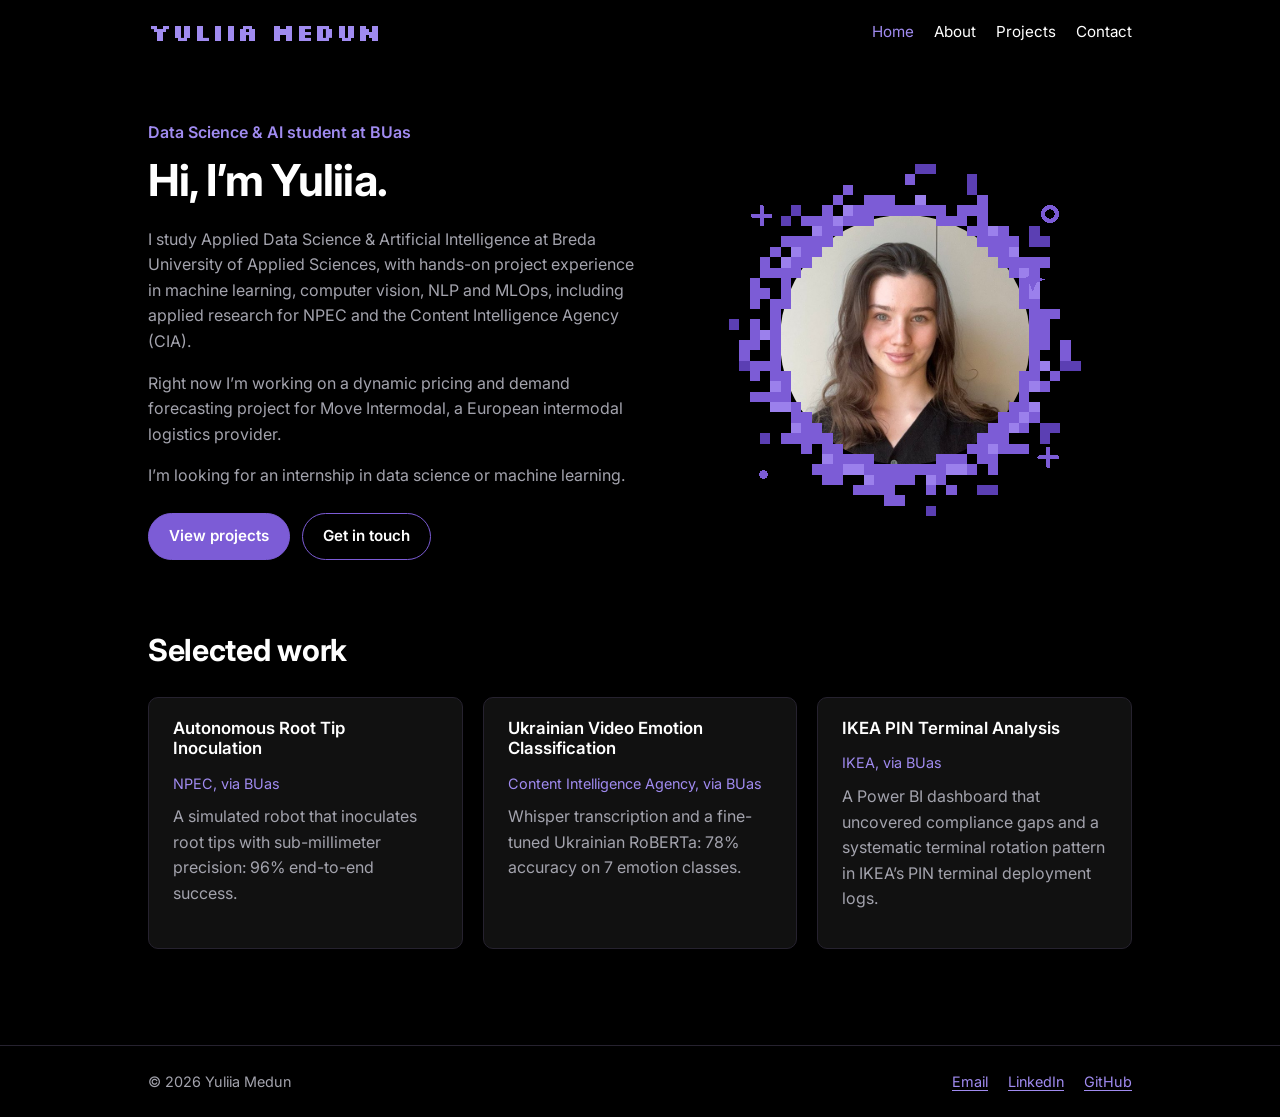
<file: index.html>
<!DOCTYPE html>
<html lang="en">
<head>
  <meta charset="utf-8">
  <meta name="viewport" content="width=device-width, initial-scale=1">
  <title>Yuliia Medun – Data Science & AI</title>
  <meta name="description" content="Portfolio of Yuliia Medun, Data Science & AI student at Breda University of Applied Sciences.">
  <link rel="icon" href="assets/img/favicon.svg" type="image/svg+xml">
  <link rel="apple-touch-icon" href="assets/img/apple-touch-icon.png">
  <link rel="preconnect" href="https://fonts.googleapis.com">
  <link rel="preconnect" href="https://fonts.gstatic.com" crossorigin>
  <link href="https://fonts.googleapis.com/css2?family=Silkscreen:wght@700&family=Inter:wght@400;500;600;700&display=swap" rel="stylesheet">
  <link rel="stylesheet" href="css/style.css?v=4">
</head>
<body data-page="home">
  <a class="skip-link" href="#main">Skip to content</a>

  <!-- Nav is rendered by js/main.js. The noscript links keep the site usable without JS. -->
  <header class="site-header" id="site-header">
    <noscript>
      <div class="container nav">
        <a class="logo" href="index.html">Yuliia Medun</a>
        <p><a href="index.html">Home</a> · <a href="about.html">About</a> · <a href="projects.html">Projects</a> · <a href="contact.html">Contact</a></p>
      </div>
    </noscript>
  </header>

  <main id="main">
    <div class="container">
      <section class="hero" aria-labelledby="hero-title">
        <div class="hero-text">
          <p class="eyebrow">Data Science &amp; AI student at BUas</p>
          <h1 id="hero-title">Hi, I’m Yuliia.</h1>
          <p>I study Applied Data Science &amp; Artificial Intelligence at Breda University of Applied Sciences, with hands-on project experience in machine learning, computer vision, NLP and MLOps, including applied research for NPEC and the Content Intelligence Agency (CIA).</p>
          <p>Right now I’m working on a dynamic pricing and demand forecasting project for Move Intermodal, a European intermodal logistics provider.</p>
          <p>I’m looking for an internship in data science or machine learning.</p>
          <div class="btn-row">
            <a class="btn btn-primary" href="projects.html">View projects</a>
            <a class="btn btn-ghost" href="contact.html">Get in touch</a>
          </div>
        </div>
        <div class="portrait">
          <img class="portrait-photo" src="assets/img/yuliia.jpg" alt="Portrait of Yuliia Medun" width="600" height="600">
          <img class="portrait-frame" src="assets/img/pixel-frame.svg" alt="" width="408" height="408">
        </div>
      </section>

      <section class="section" aria-labelledby="featured-title">
        <h2 id="featured-title">Selected work</h2>
        <div class="card-grid three">
          <a class="card card-link" href="projects.html#inoculation">
            <h3>Autonomous Root Tip Inoculation</h3>
            <p class="subtitle">NPEC, via BUas</p>
            <p>A simulated robot that inoculates root tips with sub-millimeter precision: 96% end-to-end success.</p>
          </a>
          <a class="card card-link" href="projects.html#emotion">
            <h3>Ukrainian Video Emotion Classification</h3>
            <p class="subtitle">Content Intelligence Agency, via BUas</p>
            <p>Whisper transcription and a fine-tuned Ukrainian RoBERTa: 78% accuracy on 7 emotion classes.</p>
          </a>
          <a class="card card-link" href="projects.html#ikea">
            <h3>IKEA PIN Terminal Analysis</h3>
            <p class="subtitle">IKEA, via BUas</p>
            <p>A Power BI dashboard that uncovered compliance gaps and a systematic terminal rotation pattern in IKEA’s PIN terminal deployment logs.</p>
          </a>
        </div>
      </section>
    </div>
  </main>

  <footer class="site-footer" id="site-footer">
    <noscript><div class="container"><p>© Yuliia Medun</p></div></noscript>
  </footer>

  <script src="js/main.js"></script>
</body>
</html>
</file>
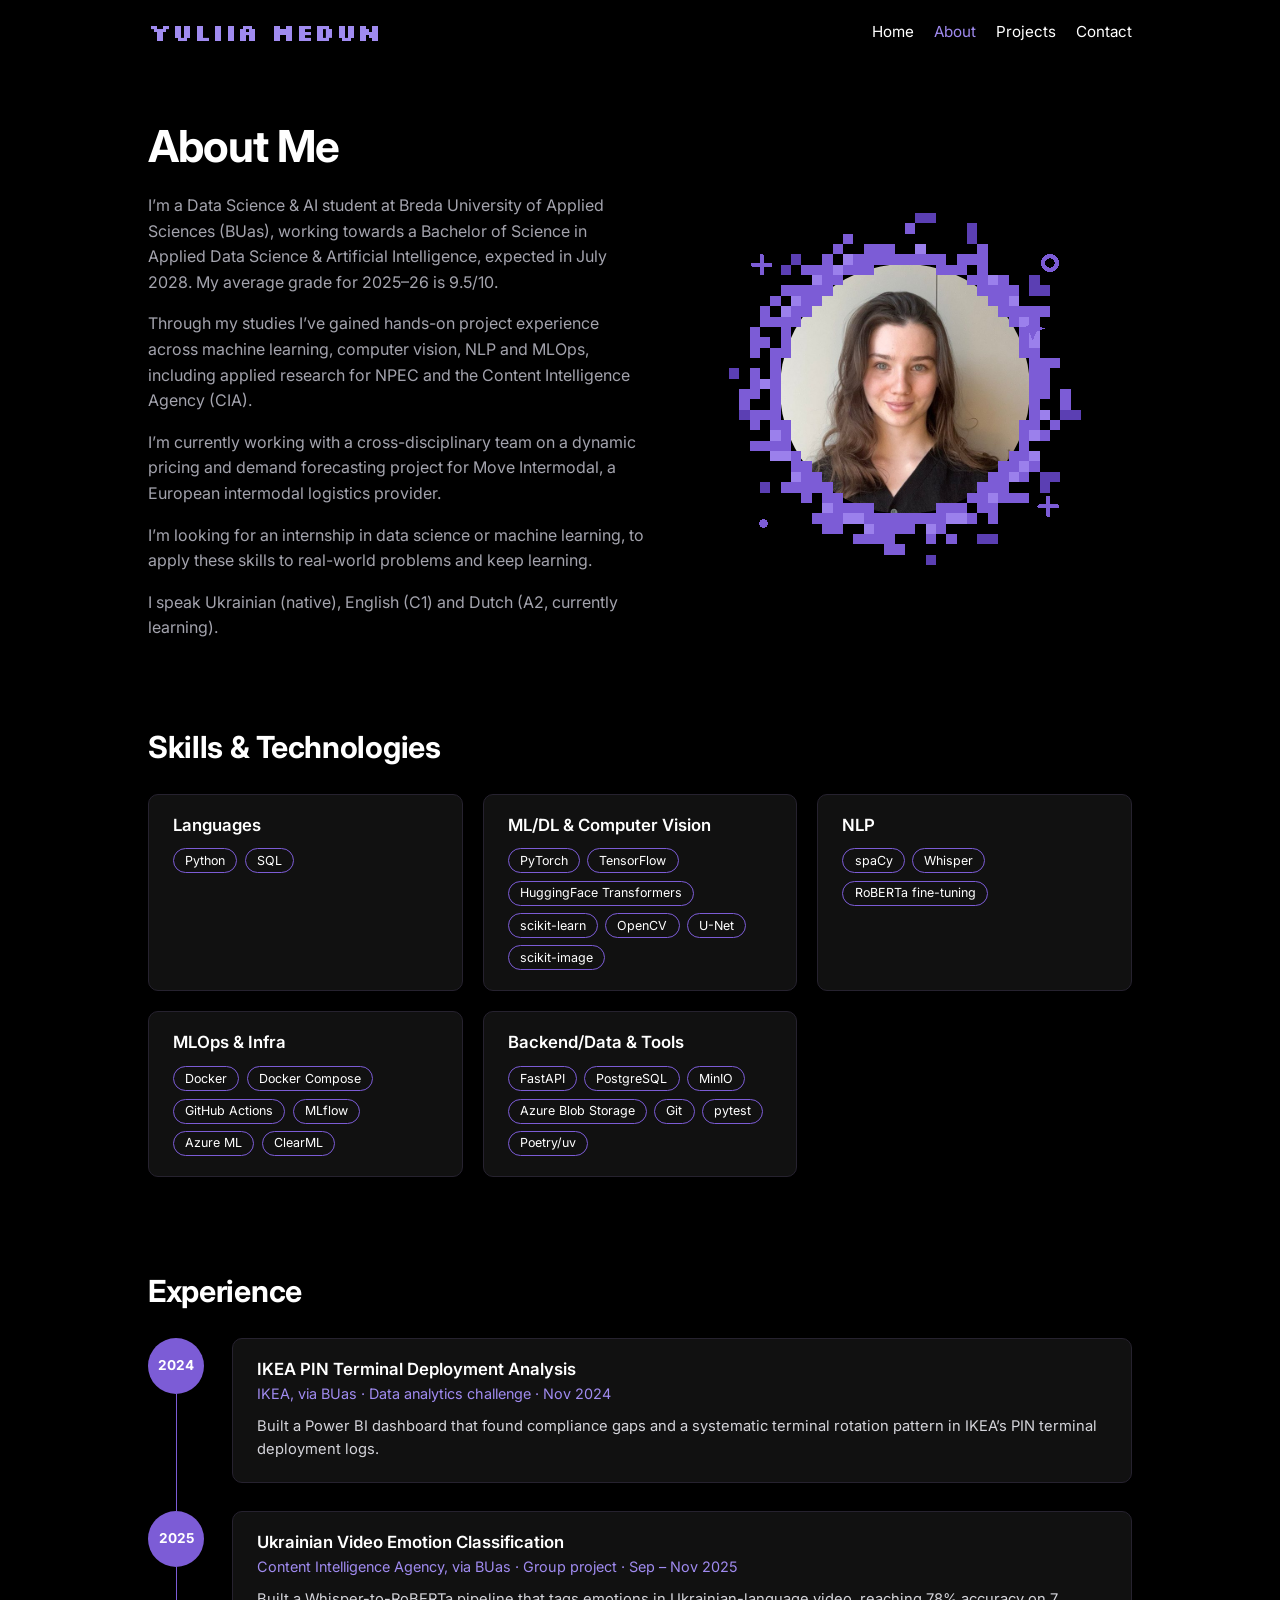
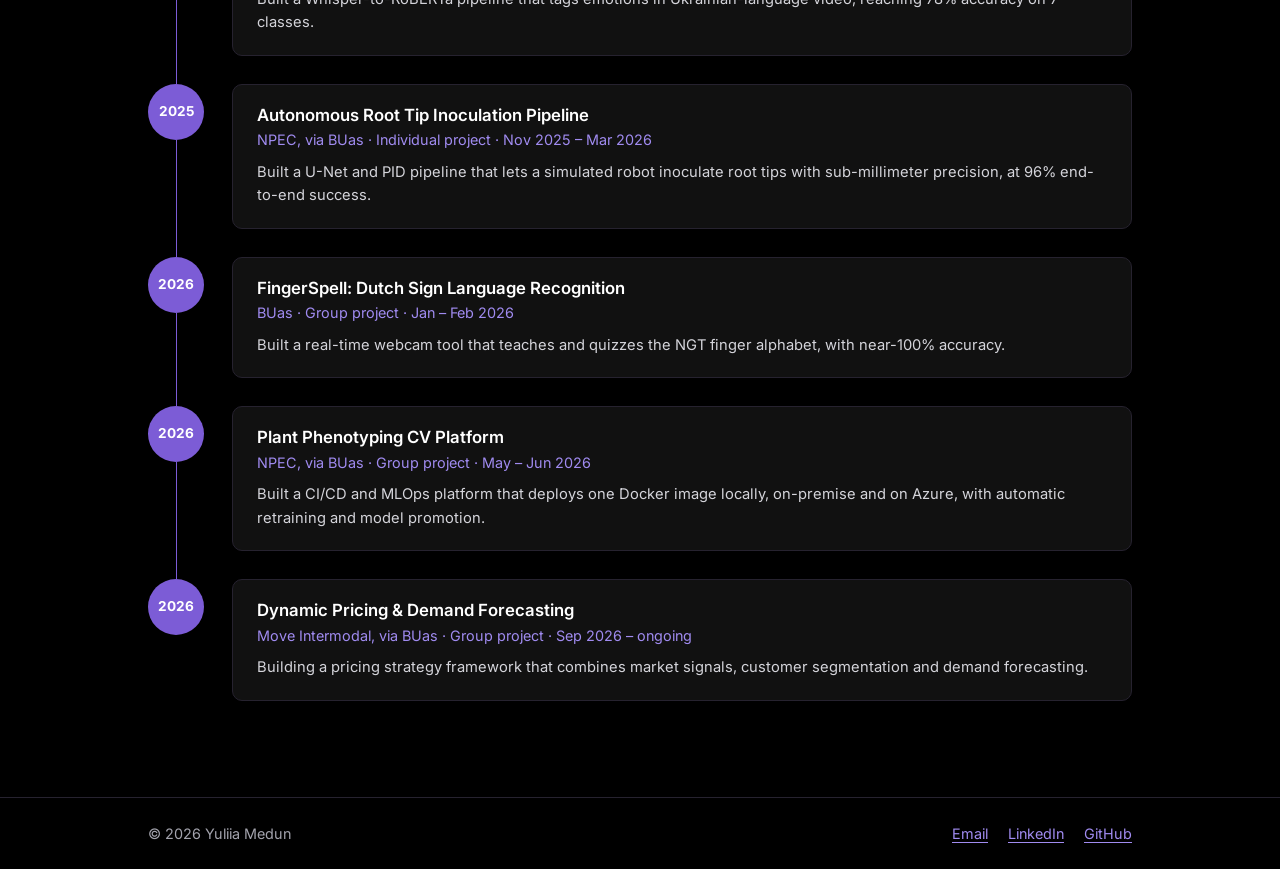
<file: about.html>
<!DOCTYPE html>
<html lang="en">
<head>
  <meta charset="utf-8">
  <meta name="viewport" content="width=device-width, initial-scale=1">
  <title>About – Yuliia Medun</title>
  <meta name="description" content="About Yuliia Medun: skills, technologies and project experience.">
  <link rel="icon" href="assets/img/favicon.svg" type="image/svg+xml">
  <link rel="apple-touch-icon" href="assets/img/apple-touch-icon.png">
  <link rel="preconnect" href="https://fonts.googleapis.com">
  <link rel="preconnect" href="https://fonts.gstatic.com" crossorigin>
  <link href="https://fonts.googleapis.com/css2?family=Silkscreen:wght@700&family=Inter:wght@400;500;600;700&display=swap" rel="stylesheet">
  <link rel="stylesheet" href="css/style.css?v=4">
</head>
<body data-page="about">
  <a class="skip-link" href="#main">Skip to content</a>

  <!-- Nav is rendered by js/main.js. The noscript links keep the site usable without JS. -->
  <header class="site-header" id="site-header">
    <noscript>
      <div class="container nav">
        <a class="logo" href="index.html">Yuliia Medun</a>
        <p><a href="index.html">Home</a> · <a href="about.html">About</a> · <a href="projects.html">Projects</a> · <a href="contact.html">Contact</a></p>
      </div>
    </noscript>
  </header>

  <main id="main">
    <div class="container">
      <section class="hero" aria-labelledby="about-title">
        <div class="hero-text">
          <h1 id="about-title">About Me</h1>
          <p>I’m a Data Science &amp; AI student at Breda University of Applied Sciences (BUas), working towards a Bachelor of Science in Applied Data Science &amp; Artificial Intelligence, expected in July 2028. My average grade for 2025–26 is 9.5/10.</p>
          <p>Through my studies I’ve gained hands-on project experience across machine learning, computer vision, NLP and MLOps, including applied research for NPEC and the Content Intelligence Agency (CIA).</p>
          <p>I’m currently working with a cross-disciplinary team on a dynamic pricing and demand forecasting project for Move Intermodal, a European intermodal logistics provider.</p>
          <p>I’m looking for an internship in data science or machine learning, to apply these skills to real-world problems and keep learning.</p>
          <p>I speak Ukrainian (native), English (C1) and Dutch (A2, currently learning).</p>
        </div>
        <div class="portrait">
          <img class="portrait-photo" src="assets/img/yuliia.jpg" alt="Portrait of Yuliia Medun" width="600" height="600">
          <img class="portrait-frame" src="assets/img/pixel-frame.svg" alt="" width="408" height="408">
        </div>
      </section>

      <section class="section" aria-labelledby="skills-title">
        <h2 id="skills-title">Skills &amp; Technologies</h2>
        <div class="card-grid three">
          <article class="card">
            <h3>Languages</h3>
            <ul class="pills"><li>Python</li><li>SQL</li></ul>
          </article>
          <article class="card">
            <h3>ML/DL &amp; Computer Vision</h3>
            <ul class="pills"><li>PyTorch</li><li>TensorFlow</li><li>HuggingFace Transformers</li><li>scikit-learn</li><li>OpenCV</li><li>U-Net</li><li>scikit-image</li></ul>
          </article>
          <article class="card">
            <h3>NLP</h3>
            <ul class="pills"><li>spaCy</li><li>Whisper</li><li>RoBERTa fine-tuning</li></ul>
          </article>
          <article class="card">
            <h3>MLOps &amp; Infra</h3>
            <ul class="pills"><li>Docker</li><li>Docker Compose</li><li>GitHub Actions</li><li>MLflow</li><li>Azure ML</li><li>ClearML</li></ul>
          </article>
          <article class="card">
            <h3>Backend/Data &amp; Tools</h3>
            <ul class="pills"><li>FastAPI</li><li>PostgreSQL</li><li>MinIO</li><li>Azure Blob Storage</li><li>Git</li><li>pytest</li><li>Poetry/uv</li></ul>
          </article>
        </div>
      </section>

      <section class="section" aria-labelledby="exp-title">
        <h2 id="exp-title">Experience</h2>
        <ol class="timeline">
          <li class="timeline-item">
            <span class="year-badge" aria-hidden="true">2024</span>
            <article class="card">
              <h3>IKEA PIN Terminal Deployment Analysis</h3>
              <p class="subtitle"><span class="visually-hidden">2024, </span>IKEA, via BUas · Data analytics challenge · Nov 2024</p>
              <p>Built a Power BI dashboard that found compliance gaps and a systematic terminal rotation pattern in IKEA’s PIN terminal deployment logs.</p>
            </article>
          </li>
          <li class="timeline-item">
            <span class="year-badge" aria-hidden="true">2025</span>
            <article class="card">
              <h3>Ukrainian Video Emotion Classification</h3>
              <p class="subtitle"><span class="visually-hidden">2025, </span>Content Intelligence Agency, via BUas · Group project · Sep – Nov 2025</p>
              <p>Built a Whisper-to-RoBERTa pipeline that tags emotions in Ukrainian-language video, reaching 78% accuracy on 7 classes.</p>
            </article>
          </li>
          <li class="timeline-item">
            <span class="year-badge" aria-hidden="true">2025</span>
            <article class="card">
              <h3>Autonomous Root Tip Inoculation Pipeline</h3>
              <p class="subtitle"><span class="visually-hidden">2025, </span>NPEC, via BUas · Individual project · Nov 2025 – Mar 2026</p>
              <p>Built a U-Net and PID pipeline that lets a simulated robot inoculate root tips with sub-millimeter precision, at 96% end-to-end success.</p>
            </article>
          </li>
          <li class="timeline-item">
            <span class="year-badge" aria-hidden="true">2026</span>
            <article class="card">
              <h3>FingerSpell: Dutch Sign Language Recognition</h3>
              <p class="subtitle"><span class="visually-hidden">2026, </span>BUas · Group project · Jan – Feb 2026</p>
              <p>Built a real-time webcam tool that teaches and quizzes the NGT finger alphabet, with near-100% accuracy.</p>
            </article>
          </li>
          <li class="timeline-item">
            <span class="year-badge" aria-hidden="true">2026</span>
            <article class="card">
              <h3>Plant Phenotyping CV Platform</h3>
              <p class="subtitle"><span class="visually-hidden">2026, </span>NPEC, via BUas · Group project · May – Jun 2026</p>
              <p>Built a CI/CD and MLOps platform that deploys one Docker image locally, on-premise and on Azure, with automatic retraining and model promotion.</p>
            </article>
          </li>
          <li class="timeline-item">
            <span class="year-badge" aria-hidden="true">2026</span>
            <article class="card">
              <h3>Dynamic Pricing &amp; Demand Forecasting</h3>
              <p class="subtitle"><span class="visually-hidden">2026, </span>Move Intermodal, via BUas · Group project · Sep 2026 – ongoing</p>
              <p>Building a pricing strategy framework that combines market signals, customer segmentation and demand forecasting.</p>
            </article>
          </li>
        </ol>
      </section>
    </div>
  </main>

  <footer class="site-footer" id="site-footer">
    <noscript><div class="container"><p>© Yuliia Medun</p></div></noscript>
  </footer>

  <script src="js/main.js"></script>
</body>
</html>
</file>
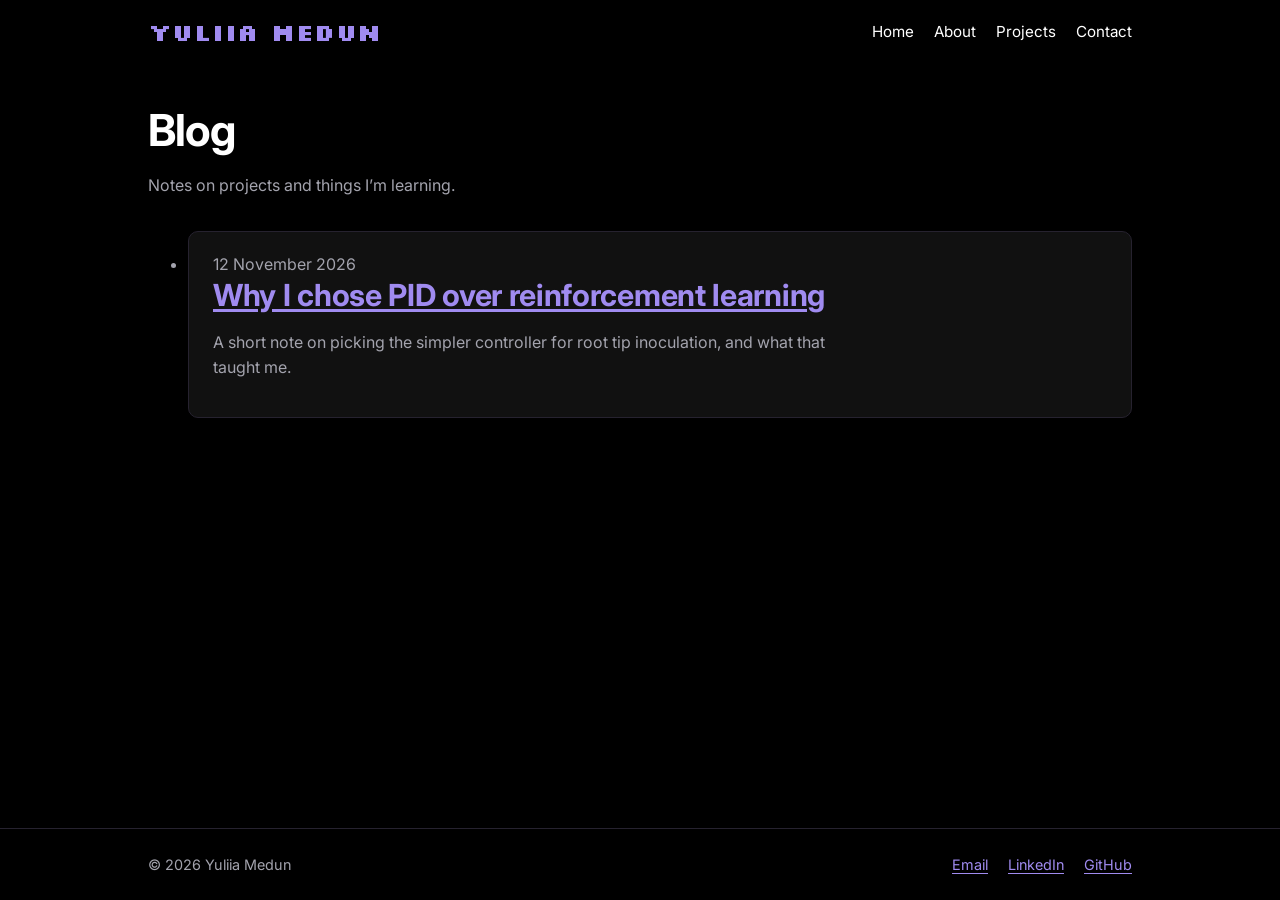
<file: blog.html>
<!DOCTYPE html>
<html lang="en">
<head>
  <meta charset="utf-8">
  <meta name="viewport" content="width=device-width, initial-scale=1">
  <title>Blog – Yuliia Medun</title>
  <meta name="description" content="Notes by Yuliia Medun on data science, machine learning and projects.">
  <link rel="icon" href="assets/img/favicon.svg" type="image/svg+xml">
  <link rel="apple-touch-icon" href="assets/img/apple-touch-icon.png">
  <link rel="preconnect" href="https://fonts.googleapis.com">
  <link rel="preconnect" href="https://fonts.gstatic.com" crossorigin>
  <link href="https://fonts.googleapis.com/css2?family=Silkscreen:wght@700&family=Inter:wght@400;500;600;700&display=swap" rel="stylesheet">
  <link rel="stylesheet" href="css/style.css">
</head>
<body data-page="blog">
  <a class="skip-link" href="#main">Skip to content</a>

  <!-- Nav is rendered by js/main.js. The noscript links keep the site usable without JS. -->
  <header class="site-header" id="site-header">
    <noscript>
      <div class="container nav">
        <a class="logo" href="index.html">Yuliia Medun</a>
        <p><a href="index.html">Home</a> · <a href="about.html">About</a> · <a href="projects.html">Projects</a> · <a href="blog.html">Blog</a> · <a href="contact.html">Contact</a></p>
      </div>
    </noscript>
  </header>

  <main id="main">
    <div class="container">
      <!-- js/blog.js fills this: the post list, or one post when the URL is blog.html?post=slug -->
      <section class="page-intro" id="blog-root" aria-live="polite">
        <h1>Blog</h1>
        <p>Notes on projects and things I’m learning.</p>
      </section>
    </div>
  </main>

  <footer class="site-footer" id="site-footer">
    <noscript><div class="container"><p>© Yuliia Medun</p></div></noscript>
  </footer>

  <script src="js/main.js"></script>
  <script src="js/posts.js"></script>
  <script src="js/blog.js"></script>
</body>
</html>
</file>
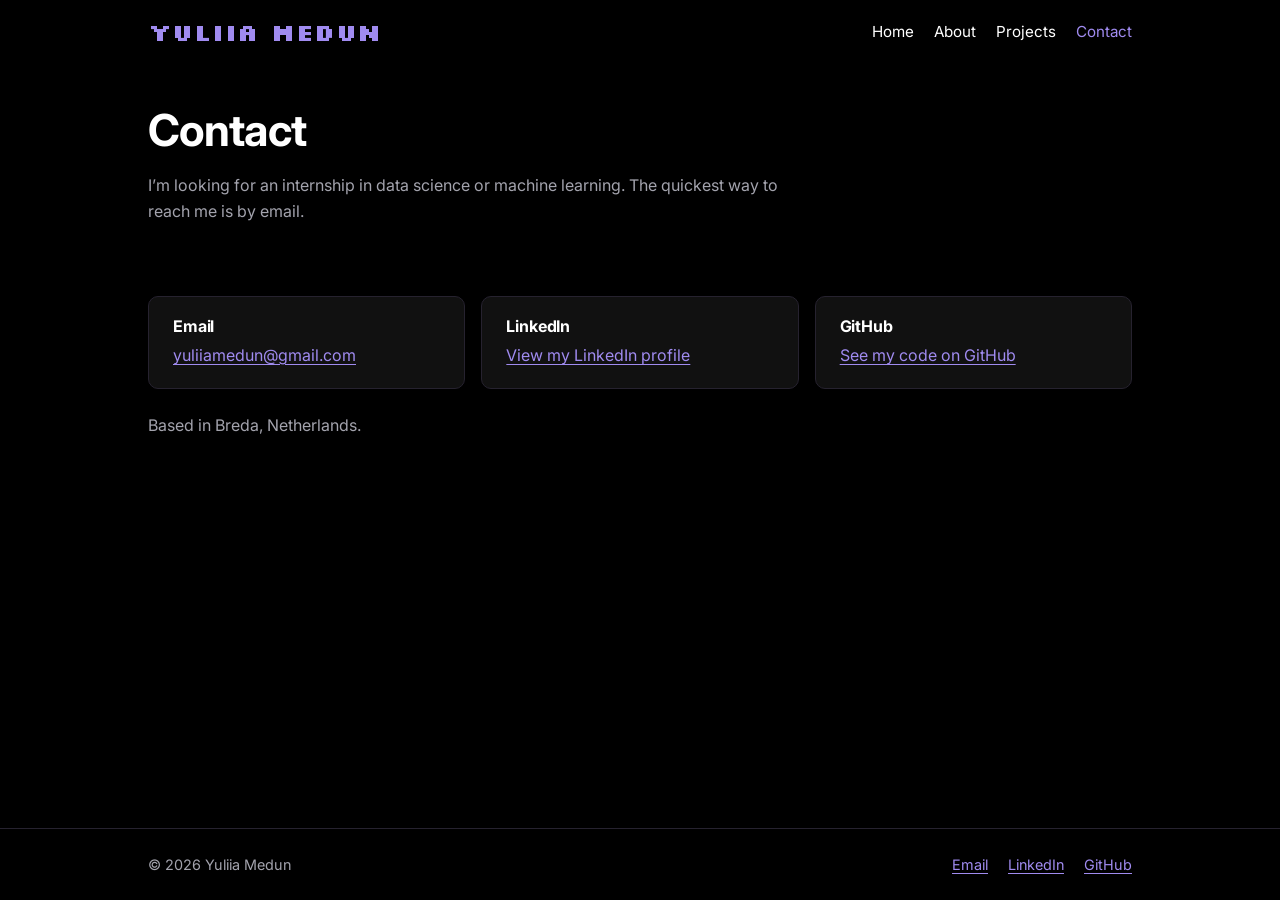
<file: contact.html>
<!DOCTYPE html>
<html lang="en">
<head>
  <meta charset="utf-8">
  <meta name="viewport" content="width=device-width, initial-scale=1">
  <title>Contact – Yuliia Medun</title>
  <meta name="description" content="Contact Yuliia Medun by email, LinkedIn or GitHub.">
  <link rel="icon" href="assets/img/favicon.svg" type="image/svg+xml">
  <link rel="apple-touch-icon" href="assets/img/apple-touch-icon.png">
  <link rel="preconnect" href="https://fonts.googleapis.com">
  <link rel="preconnect" href="https://fonts.gstatic.com" crossorigin>
  <link href="https://fonts.googleapis.com/css2?family=Silkscreen:wght@700&family=Inter:wght@400;500;600;700&display=swap" rel="stylesheet">
  <link rel="stylesheet" href="css/style.css?v=4">
</head>
<body data-page="contact">
  <a class="skip-link" href="#main">Skip to content</a>

  <!-- Nav is rendered by js/main.js. The noscript links keep the site usable without JS. -->
  <header class="site-header" id="site-header">
    <noscript>
      <div class="container nav">
        <a class="logo" href="index.html">Yuliia Medun</a>
        <p><a href="index.html">Home</a> · <a href="about.html">About</a> · <a href="projects.html">Projects</a> · <a href="contact.html">Contact</a></p>
      </div>
    </noscript>
  </header>

  <main id="main">
    <div class="container">
      <section class="page-intro" aria-labelledby="contact-title">
        <h1 id="contact-title">Contact</h1>
        <p>I’m looking for an internship in data science or machine learning. The quickest way to reach me is by email.</p>
      </section>
      <section class="section" aria-label="Contact options">
        <ul class="contact-list">
          <li class="card">
            <h2>Email</h2>
            <a data-link="email" href="mailto:yuliiamedun@gmail.com">yuliiamedun@gmail.com</a>
          </li>
          <li class="card">
            <h2>LinkedIn</h2>
            <a data-link="linkedin" href="https://www.linkedin.com/in/yuliia-medun-a2408233a/">View my LinkedIn profile</a>
          </li>
          <li class="card">
            <h2>GitHub</h2>
            <a data-link="github" href="https://github.com/yuliiamedun">See my code on GitHub</a>
          </li>
        </ul>
        <p style="margin-top:1.5rem">Based in Breda, Netherlands.</p>
      </section>
    </div>
  </main>

  <footer class="site-footer" id="site-footer">
    <noscript><div class="container"><p>© Yuliia Medun</p></div></noscript>
  </footer>

  <script src="js/main.js"></script>
</body>
</html>
</file>
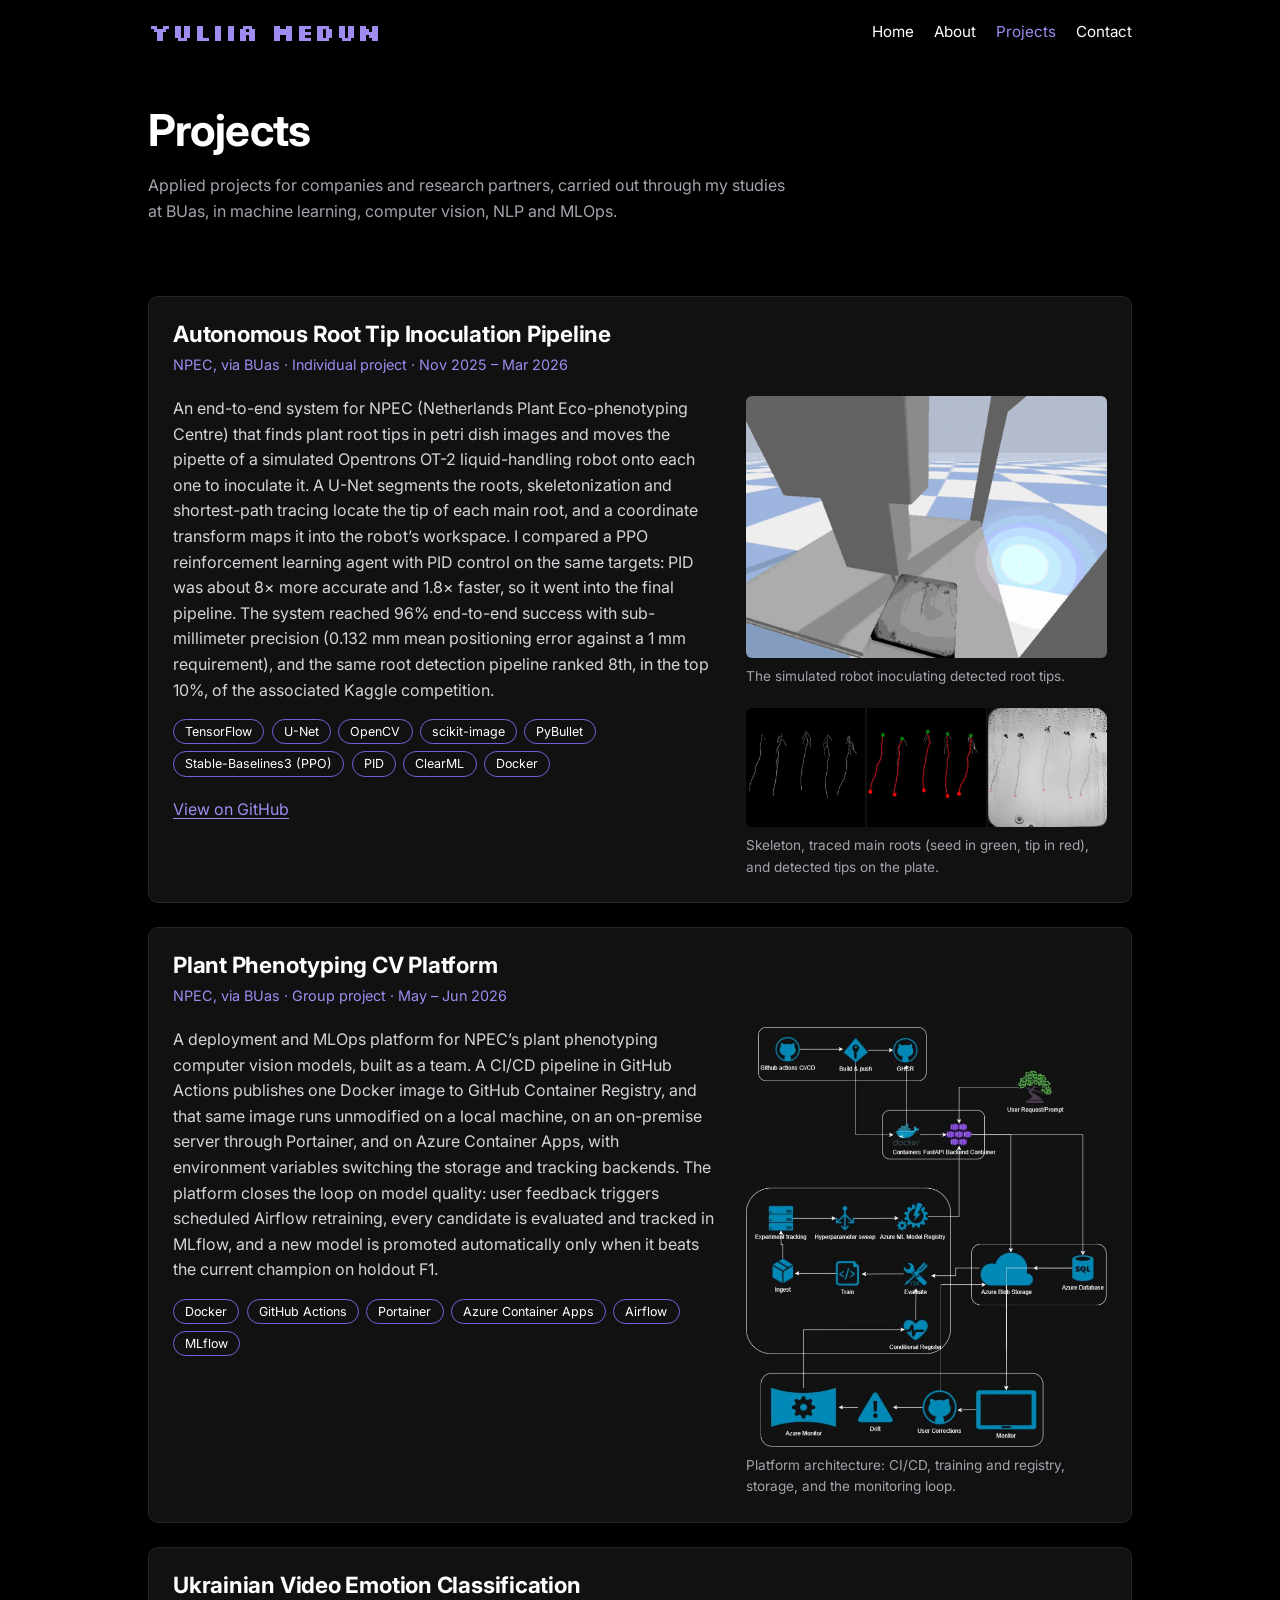
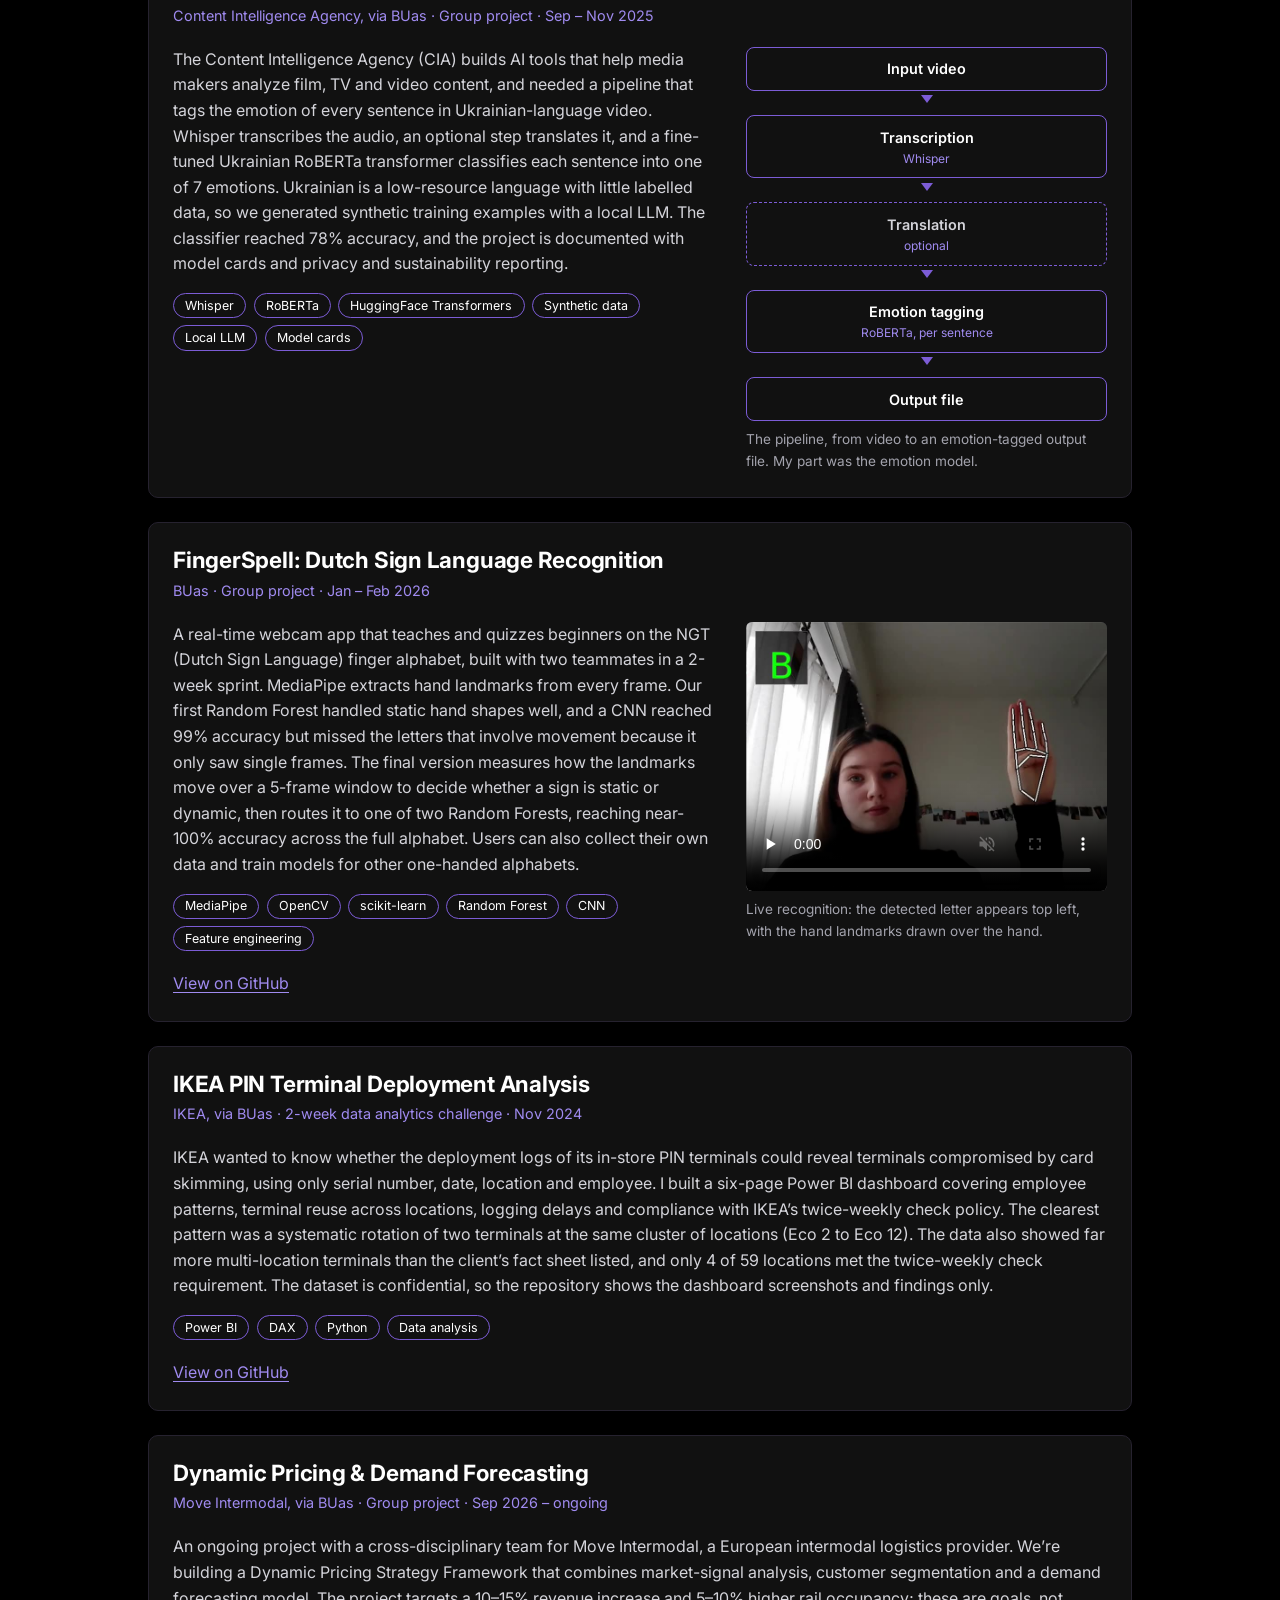
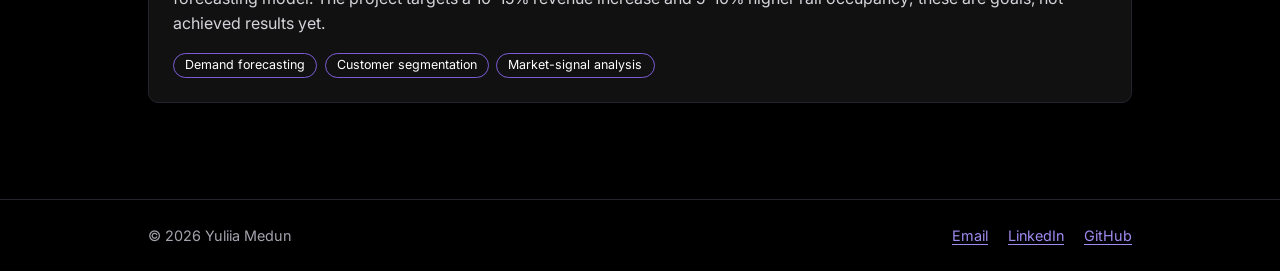
<file: projects.html>
<!DOCTYPE html>
<html lang="en">
<head>
  <meta charset="utf-8">
  <meta name="viewport" content="width=device-width, initial-scale=1">
  <title>Projects – Yuliia Medun</title>
  <meta name="description" content="Projects by Yuliia Medun in computer vision, NLP, MLOps and forecasting.">
  <link rel="icon" href="assets/img/favicon.svg" type="image/svg+xml">
  <link rel="apple-touch-icon" href="assets/img/apple-touch-icon.png">
  <link rel="preconnect" href="https://fonts.googleapis.com">
  <link rel="preconnect" href="https://fonts.gstatic.com" crossorigin>
  <link href="https://fonts.googleapis.com/css2?family=Silkscreen:wght@700&family=Inter:wght@400;500;600;700&display=swap" rel="stylesheet">
  <link rel="stylesheet" href="css/style.css?v=4">
</head>
<body data-page="projects">
  <a class="skip-link" href="#main">Skip to content</a>

  <!-- Nav is rendered by js/main.js. The noscript links keep the site usable without JS. -->
  <header class="site-header" id="site-header">
    <noscript>
      <div class="container nav">
        <a class="logo" href="index.html">Yuliia Medun</a>
        <p><a href="index.html">Home</a> · <a href="about.html">About</a> · <a href="projects.html">Projects</a> · <a href="contact.html">Contact</a></p>
      </div>
    </noscript>
  </header>

  <main id="main">
    <div class="container">
      <section class="page-intro" aria-labelledby="projects-title">
        <h1 id="projects-title">Projects</h1>
        <p>Applied projects for companies and research partners, carried out through my studies at BUas, in machine learning, computer vision, NLP and MLOps.</p>
      </section>
      <section class="section project-list" aria-label="Project list">
<article class="card project" id="inoculation" aria-labelledby="inoculation-title">
          <h2 id="inoculation-title">Autonomous Root Tip Inoculation Pipeline</h2>
          <p class="subtitle">NPEC, via BUas · Individual project · Nov 2025 – Mar 2026</p>
          <div class="project-body">
            <div class="project-text">
              <p class="project-desc">An end-to-end system for NPEC (Netherlands Plant Eco-phenotyping Centre) that finds plant root tips in petri dish images and moves the pipette of a simulated Opentrons OT-2 liquid-handling robot onto each one to inoculate it. A U-Net segments the roots, skeletonization and shortest-path tracing locate the tip of each main root, and a coordinate transform maps it into the robot’s workspace. I compared a PPO reinforcement learning agent with PID control on the same targets: PID was about 8× more accurate and 1.8× faster, so it went into the final pipeline. The system reached 96% end-to-end success with sub-millimeter precision (0.132 mm mean positioning error against a 1 mm requirement), and the same root detection pipeline ranked 8th, in the top 10%, of the associated Kaggle competition.</p>
              <ul class="pills"><li>TensorFlow</li><li>U-Net</li><li>OpenCV</li><li>scikit-image</li><li>PyBullet</li><li>Stable-Baselines3 (PPO)</li><li>PID</li><li>ClearML</li><li>Docker</li></ul>
              <a href="https://github.com/yuliiamedun/root-tip-inoculation-system">View on GitHub<span class="visually-hidden">: Autonomous Root Tip Inoculation Pipeline</span></a>
            </div>
          <div class="project-media">
            <figure class="project-figure">
              <img src="assets/projects/inoculation-demo-v2.gif" alt="Simulated OT-2 robot moving its pipette to each detected root tip on a petri dish and dispensing a drop" width="480" height="349" loading="lazy">
              <figcaption>The simulated robot inoculating detected root tips.</figcaption>
            </figure>
            <figure class="project-figure">
              <a class="zoom" href="assets/projects/root-segmentation-v2.jpg" title="Open full size"><img src="assets/projects/root-segmentation-v2.jpg" alt="Three panels: the skeletonized root mask, the traced main root of each plant from seed (green) to tip (red), and the detected tips marked on the original plate image" width="1216" height="400" loading="lazy"></a>
              <figcaption>Skeleton, traced main roots (seed in green, tip in red), and detected tips on the plate.</figcaption>
            </figure>
          </div>
          </div>
        </article>
<article class="card project" id="platform" aria-labelledby="platform-title">
          <h2 id="platform-title">Plant Phenotyping CV Platform</h2>
          <p class="subtitle">NPEC, via BUas · Group project · May – Jun 2026</p>
          <div class="project-body">
            <div class="project-text">
              <p class="project-desc">A deployment and MLOps platform for NPEC’s plant phenotyping computer vision models, built as a team. A CI/CD pipeline in GitHub Actions publishes one Docker image to GitHub Container Registry, and that same image runs unmodified on a local machine, on an on-premise server through Portainer, and on Azure Container Apps, with environment variables switching the storage and tracking backends. The platform closes the loop on model quality: user feedback triggers scheduled Airflow retraining, every candidate is evaluated and tracked in MLflow, and a new model is promoted automatically only when it beats the current champion on holdout F1.</p>
              <ul class="pills"><li>Docker</li><li>GitHub Actions</li><li>Portainer</li><li>Azure Container Apps</li><li>Airflow</li><li>MLflow</li></ul>
            </div>
          <div class="project-media">
            <figure class="project-figure">
              <a class="zoom" href="assets/projects/cv-platform-architecture.png" title="Open full size"><img src="assets/projects/cv-platform-architecture.png" alt="Architecture diagram: GitHub Actions builds and pushes a Docker image to GHCR, which runs the FastAPI backend container; Azure ML handles ingest, training, evaluation, hyperparameter sweeps and a model registry; data is stored in Azure Blob Storage and an Azure database; user corrections and drift detection in Azure Monitor feed back into retraining" width="688" height="800" loading="lazy"></a>
              <figcaption>Platform architecture: CI/CD, training and registry, storage, and the monitoring loop.</figcaption>
            </figure>
          </div>
          </div>
        </article>
<article class="card project" id="emotion" aria-labelledby="emotion-title">
          <h2 id="emotion-title">Ukrainian Video Emotion Classification</h2>
          <p class="subtitle">Content Intelligence Agency, via BUas · Group project · Sep – Nov 2025</p>
          <div class="project-body">
            <div class="project-text">
              <p class="project-desc">The Content Intelligence Agency (CIA) builds AI tools that help media makers analyze film, TV and video content, and needed a pipeline that tags the emotion of every sentence in Ukrainian-language video. Whisper transcribes the audio, an optional step translates it, and a fine-tuned Ukrainian RoBERTa transformer classifies each sentence into one of 7 emotions. Ukrainian is a low-resource language with little labelled data, so we generated synthetic training examples with a local LLM. The classifier reached 78% accuracy, and the project is documented with model cards and privacy and sustainability reporting.</p>
              <ul class="pills"><li>Whisper</li><li>RoBERTa</li><li>HuggingFace Transformers</li><li>Synthetic data</li><li>Local LLM</li><li>Model cards</li></ul>
            </div>
          <div class="project-media">
            <figure class="project-figure">
              <ol class="pipeline" aria-label="Pipeline steps">
                <li>Input video</li>
                <li>Transcription <span>Whisper</span></li>
                <li class="optional">Translation <span>optional</span></li>
                <li>Emotion tagging <span>RoBERTa, per sentence</span></li>
                <li>Output file</li>
              </ol>
              <figcaption>The pipeline, from video to an emotion-tagged output file. My part was the emotion model.</figcaption>
          </figure>
          </div>
          </div>
        </article>
<article class="card project" id="fingerspell" aria-labelledby="fingerspell-title">
          <h2 id="fingerspell-title">FingerSpell: Dutch Sign Language Recognition</h2>
          <p class="subtitle">BUas · Group project · Jan – Feb 2026</p>
          <div class="project-body">
            <div class="project-text">
              <p class="project-desc">A real-time webcam app that teaches and quizzes beginners on the NGT (Dutch Sign Language) finger alphabet, built with two teammates in a 2-week sprint. MediaPipe extracts hand landmarks from every frame. Our first Random Forest handled static hand shapes well, and a CNN reached 99% accuracy but missed the letters that involve movement because it only saw single frames. The final version measures how the landmarks move over a 5-frame window to decide whether a sign is static or dynamic, then routes it to one of two Random Forests, reaching near-100% accuracy across the full alphabet. Users can also collect their own data and train models for other one-handed alphabets.</p>
              <ul class="pills"><li>MediaPipe</li><li>OpenCV</li><li>scikit-learn</li><li>Random Forest</li><li>CNN</li><li>Feature engineering</li></ul>
              <a href="https://github.com/txoof/fingerspell">View on GitHub<span class="visually-hidden">: FingerSpell: Dutch Sign Language Recognition</span></a>
            </div>
          <div class="project-media">
            <figure class="project-figure">
              <video controls muted loop playsinline preload="none" poster="assets/projects/fingerspell-poster.jpg" width="800" height="598">
                <source src="assets/projects/fingerspell-demo.mp4" type="video/mp4">
              </video>
              <figcaption>Live recognition: the detected letter appears top left, with the hand landmarks drawn over the hand.</figcaption>
          </figure>
          </div>
          </div>
        </article>
<article class="card project" id="ikea" aria-labelledby="ikea-title">
          <h2 id="ikea-title">IKEA PIN Terminal Deployment Analysis</h2>
          <p class="subtitle">IKEA, via BUas · 2-week data analytics challenge · Nov 2024</p>
          <div class="project-body">
            <div class="project-text">
              <p class="project-desc">IKEA wanted to know whether the deployment logs of its in-store PIN terminals could reveal terminals compromised by card skimming, using only serial number, date, location and employee. I built a six-page Power BI dashboard covering employee patterns, terminal reuse across locations, logging delays and compliance with IKEA’s twice-weekly check policy. The clearest pattern was a systematic rotation of two terminals at the same cluster of locations (Eco 2 to Eco 12). The data also showed far more multi-location terminals than the client’s fact sheet listed, and only 4 of 59 locations met the twice-weekly check requirement. The dataset is confidential, so the repository shows the dashboard screenshots and findings only.</p>
              <ul class="pills"><li>Power BI</li><li>DAX</li><li>Python</li><li>Data analysis</li></ul>
              <a href="https://github.com/yuliiamedun/ikea-pin-terminal-analysis">View on GitHub<span class="visually-hidden">: IKEA PIN Terminal Deployment Analysis</span></a>
            </div>
          </div>
        </article>
<article class="card project" id="pricing" aria-labelledby="pricing-title">
          <h2 id="pricing-title">Dynamic Pricing &amp; Demand Forecasting</h2>
          <p class="subtitle">Move Intermodal, via BUas · Group project · Sep 2026 – ongoing</p>
          <div class="project-body">
            <div class="project-text">
              <p class="project-desc">An ongoing project with a cross-disciplinary team for Move Intermodal, a European intermodal logistics provider. We’re building a Dynamic Pricing Strategy Framework that combines market-signal analysis, customer segmentation and a demand forecasting model. The project targets a 10–15% revenue increase and 5–10% higher rail occupancy; these are goals, not achieved results yet.</p>
              <ul class="pills"><li>Demand forecasting</li><li>Customer segmentation</li><li>Market-signal analysis</li></ul>
            </div>
          </div>
        </article>
      </section>
    </div>
  </main>

  <footer class="site-footer" id="site-footer">
    <noscript><div class="container"><p>© Yuliia Medun</p></div></noscript>
  </footer>

  <script src="js/main.js"></script>
</body>
</html>
</file>
<file: css/style.css>
/* ==========================================================
   Yuliia Medun – portfolio
   Mobile first. Dark theme only, by design.
   ========================================================== */

:root {
  --bg: #000;
  --card: #111;
  --card-border: #26222f;
  --heading: #fff;
  --text: #a3a3ad;          /* muted body text, ~8:1 on black */
  --text-strong: #d4d4da;
  --accent: #7c5cd6;        /* borders, badges, lines */
  --accent-text: #a08bf0;   /* lighter purple for small text: passes 4.5:1 on black */
  --radius: 10px;
  --max: 64rem;
  --font: "Inter", system-ui, -apple-system, "Segoe UI", Roboto, sans-serif;
  --font-logo: "Silkscreen", "Courier New", monospace;
}

*,
*::before,
*::after { box-sizing: border-box; }

html { -webkit-text-size-adjust: 100%; }

body {
  margin: 0;
  background: var(--bg);
  color: var(--text);
  font-family: var(--font);
  font-size: 1rem;
  line-height: 1.6;
  min-height: 100vh;
  display: flex;
  flex-direction: column;
}

main { flex: 1; }

img, svg { max-width: 100%; height: auto; display: block; }

h1, h2, h3 { color: var(--heading); line-height: 1.2; margin: 0; }
h1 { font-size: clamp(2rem, 6vw, 2.75rem); font-weight: 700; letter-spacing: -0.02em; }
h2 { font-size: clamp(1.5rem, 4vw, 1.9rem); font-weight: 700; letter-spacing: -0.01em; }
h3 { font-size: 1.05rem; font-weight: 600; }
p  { margin: 0 0 1rem; }

a { color: var(--accent-text); text-underline-offset: 3px; }
a:hover { color: #fff; }

/* Visible keyboard focus everywhere */
:focus-visible {
  outline: 2px solid var(--accent-text);
  outline-offset: 3px;
  border-radius: 4px;
}

.container { width: 100%; max-width: var(--max); margin: 0 auto; padding: 0 1.25rem; }
.section { padding: 3rem 0; }
.section > h2 { margin-bottom: 1.75rem; }

.skip-link {
  position: absolute; left: 1rem; top: -3rem;
  background: var(--accent); color: #fff; padding: 0.5rem 1rem; border-radius: 6px; z-index: 100;
}
.skip-link:focus { top: 1rem; }

.visually-hidden {
  position: absolute; width: 1px; height: 1px; overflow: hidden;
  clip: rect(0 0 0 0); white-space: nowrap;
}

/* ---------- Header / nav ---------- */
.site-header { padding: 1rem 0; }
.nav { display: flex; align-items: center; justify-content: space-between; flex-wrap: wrap; gap: 0.5rem; }
.logo {
  font-family: var(--font-logo);
  font-weight: 700;
  font-size: 1.3rem;
  line-height: 1;
  letter-spacing: 0.02em;
  text-transform: uppercase;
  color: var(--accent-text);
  text-decoration: none;
}
@media (min-width: 40rem) { .logo { font-size: 1.5rem; } }
.logo:hover { color: #fff; }

.nav-toggle {
  background: none; border: 1px solid var(--card-border); color: #fff;
  font: inherit; font-size: 0.9rem; padding: 0.4rem 0.9rem; border-radius: 6px; cursor: pointer;
}
.nav-links {
  display: none; width: 100%;
  list-style: none; margin: 0.5rem 0 0; padding: 0;
}
.nav-links.open { display: block; }
.nav-links a {
  display: block; padding: 0.6rem 0;
  color: #fff; text-decoration: none; font-size: 0.95rem;
}
.nav-links a:hover,
.nav-links a[aria-current="page"] { color: var(--accent-text); }

@media (min-width: 40rem) {
  .nav-toggle { display: none; }
  .nav-links { display: flex !important; width: auto; margin: 0; gap: 1.25rem; }
  .nav-links a { padding: 0.25rem 0; }
}

/* ---------- Buttons ---------- */
.btn-row { display: flex; flex-wrap: wrap; gap: 0.75rem; margin-top: 1.5rem; }
.btn {
  display: inline-block; padding: 0.65rem 1.25rem; border-radius: 999px;
  font-weight: 600; font-size: 0.95rem; text-decoration: none;
  border: 1.5px solid var(--accent);
}
.btn-primary { background: var(--accent); color: #fff; }
.btn-primary:hover { background: #8d70e0; color: #fff; }
.btn-ghost { color: #fff; }
.btn-ghost:hover { background: #1a1625; color: #fff; }

/* ---------- Hero (two columns) ---------- */
.hero { display: grid; gap: 2rem; align-items: center; padding: 2.5rem 0 1.5rem; }
.hero h1 { margin-bottom: 1.25rem; }
.hero .eyebrow { color: var(--accent-text); font-weight: 600; margin-bottom: 0.5rem; }
.hero-text p { max-width: 34rem; }
/* Portrait: photo circle under a pixel frame. Percentages match pixel-frame.svg (408 × 408, hole radius 144). */
.portrait { position: relative; width: 100%; max-width: 18rem; aspect-ratio: 1; margin: 0 auto; }
.portrait-photo {
  position: absolute; left: 14.5%; top: 14.5%; width: 71%; height: 71%;
  border-radius: 50%; object-fit: cover; object-position: center 35%;
}
.portrait-frame { position: absolute; inset: 0; width: 100%; height: 100%; image-rendering: pixelated; }

@media (min-width: 48rem) {
  .hero { grid-template-columns: 1.1fr 1fr; padding-top: 3.5rem; }
  .portrait { max-width: 22rem; }
}

.page-intro { padding: 2.5rem 0 0.5rem; }
.page-intro p { max-width: 40rem; margin-top: 1rem; }

/* ---------- Cards ---------- */
.card {
  background: var(--card);
  border: 1px solid var(--card-border);
  border-radius: var(--radius);
  padding: 1.25rem 1.5rem;
}
.card h3 { margin-bottom: 0.85rem; }
.card-grid { display: grid; gap: 1.25rem; }
@media (min-width: 40rem) { .card-grid { grid-template-columns: repeat(2, 1fr); } }
@media (min-width: 60rem) { .card-grid.three { grid-template-columns: repeat(3, 1fr); } }

.card-link { text-decoration: none; color: inherit; display: block; transition: border-color 0.15s; }
.card-link:hover { border-color: var(--accent); color: inherit; }

/* ---------- Pills ---------- */
.pills { display: flex; flex-wrap: wrap; gap: 0.45rem; list-style: none; margin: 0; padding: 0; }
.pills li {
  border: 1.5px solid var(--accent);
  border-radius: 999px;
  padding: 0.1rem 0.7rem;
  font-size: 0.78rem;
  color: #fff;
  white-space: nowrap;
}

/* ---------- Timeline ---------- */
.timeline { list-style: none; margin: 0; padding: 0; position: relative; }
.timeline-item {
  display: grid;
  grid-template-columns: 3rem 1fr;
  gap: 1rem;
  position: relative;
  padding-bottom: 1.75rem;
}
.timeline-item:last-child { padding-bottom: 0; }
/* connecting line, from the centre of one badge to the next */
.timeline-item:not(:last-child)::before {
  content: "";
  position: absolute;
  left: 1.5rem; top: 3rem; bottom: 0;
  width: 1px; background: var(--accent);
}
.year-badge {
  width: 3rem; height: 3rem; border-radius: 50%;
  background: var(--accent); color: #fff;
  display: grid; place-items: center;
  font-weight: 700; font-size: 0.75rem;
}
.timeline .card h3 { margin-bottom: 0.2rem; }
.subtitle { color: var(--accent-text); font-size: 0.9rem; margin: 0 0 0.6rem; }
.timeline .card p:last-child { margin-bottom: 0; font-size: 0.92rem; color: var(--text-strong); }

@media (min-width: 48rem) {
  .timeline-item { grid-template-columns: 3.5rem 1fr; gap: 1.75rem; }
  .year-badge { width: 3.5rem; height: 3.5rem; font-size: 0.85rem; }
  .timeline-item:not(:last-child)::before { left: 1.75rem; top: 3.5rem; }
}

/* ---------- Projects ---------- */
.project { padding: 1.5rem; }
.project h2 { font-size: 1.4rem; margin-bottom: 0.3rem; }
.project .subtitle { margin-bottom: 1.25rem; }
.project-body { display: grid; gap: 1.5rem; }
.project-media { display: grid; gap: 1.25rem; align-content: start; }
.project-figure { margin: 0; }
@media (min-width: 56rem) {
  .project-body:has(.project-media) { grid-template-columns: minmax(0, 3fr) minmax(0, 2fr); gap: 2rem; }
}
.project-figure img, .project-figure video { border-radius: 6px; width: 100%; height: auto; display: block; background: var(--card-border); }
.zoom { display: block; cursor: zoom-in; }
.project-figure figcaption { font-size: 0.85rem; margin-top: 0.5rem; }

/* Pipeline diagram (Emotion Classification), drawn in site colours */
.pipeline { list-style: none; margin: 0; padding: 0; display: flex; flex-direction: column; gap: 1.5rem; }
.pipeline li {
  position: relative; border: 1.5px solid var(--accent); border-radius: 8px;
  padding: 0.6rem 0.9rem; color: #fff; font-weight: 600; font-size: 0.9rem; text-align: center;
}
.pipeline li span { display: block; font-weight: 400; font-size: 0.75rem; color: var(--accent-text); }
.pipeline li.optional { border-style: dashed; color: var(--text-strong); }
.pipeline li:not(:last-child)::after {
  content: ""; position: absolute; left: 50%; bottom: -1.2rem; transform: translateX(-50%);
  border: 0.4rem solid transparent; border-top: 0.55rem solid var(--accent);
}
.project-desc { color: var(--text-strong); }
.project .pills { margin: 0.5rem 0 1.25rem; }
.project .pills:last-child { margin-bottom: 0; }
.project-list { display: grid; gap: 1.5rem; }

/* ---------- Contact ---------- */
.contact-list { list-style: none; margin: 0; padding: 0; display: grid; gap: 1rem; }
@media (min-width: 48rem) { .contact-list { grid-template-columns: repeat(3, 1fr); } }
.contact-list .card h2 { font-size: 1rem; margin-bottom: 0.4rem; }
.contact-list a { word-break: break-word; }

/* ---------- Footer ---------- */
.site-footer { border-top: 1px solid var(--card-border); margin-top: 3rem; padding: 1.5rem 0; font-size: 0.9rem; }
.footer-inner { display: flex; flex-wrap: wrap; justify-content: space-between; gap: 0.75rem; }
.footer-links { display: flex; gap: 1.25rem; list-style: none; margin: 0; padding: 0; }

@media (prefers-reduced-motion: reduce) {
  * { transition: none !important; scroll-behavior: auto !important; }
}
</file>
